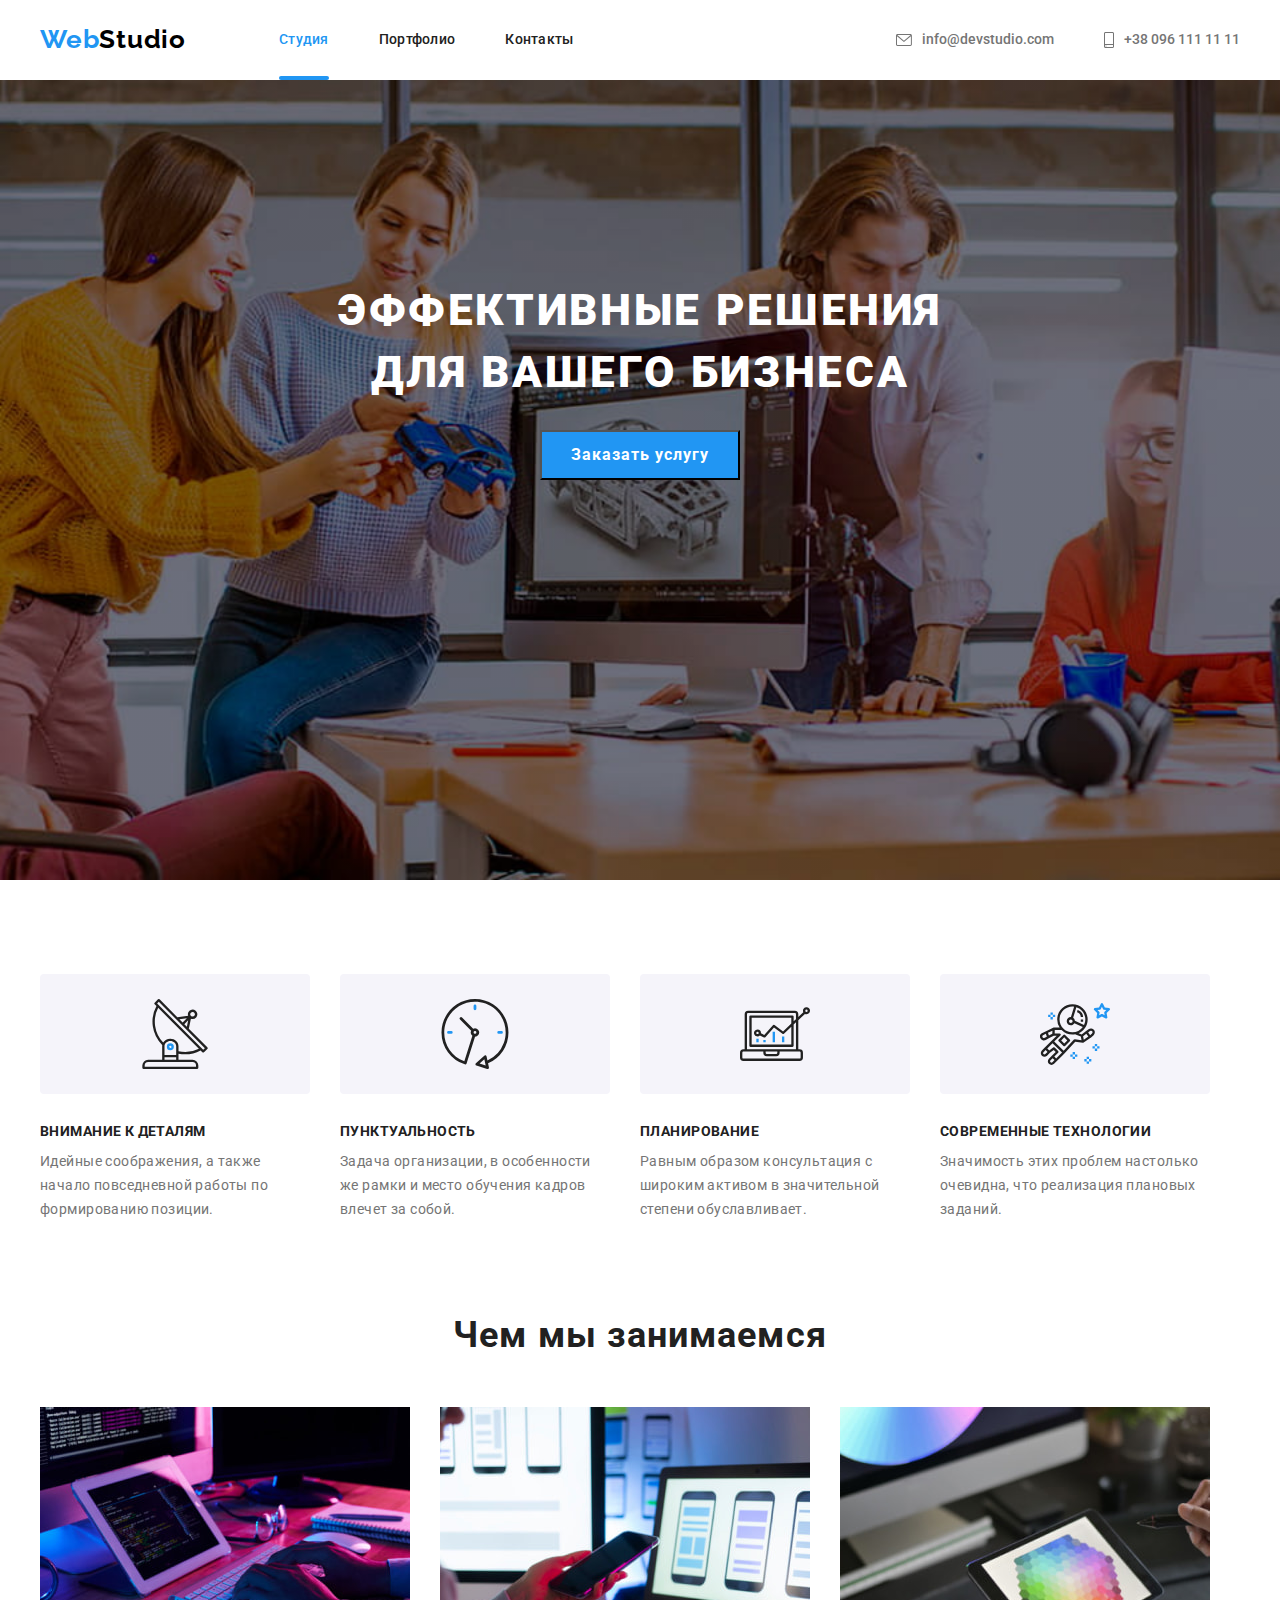
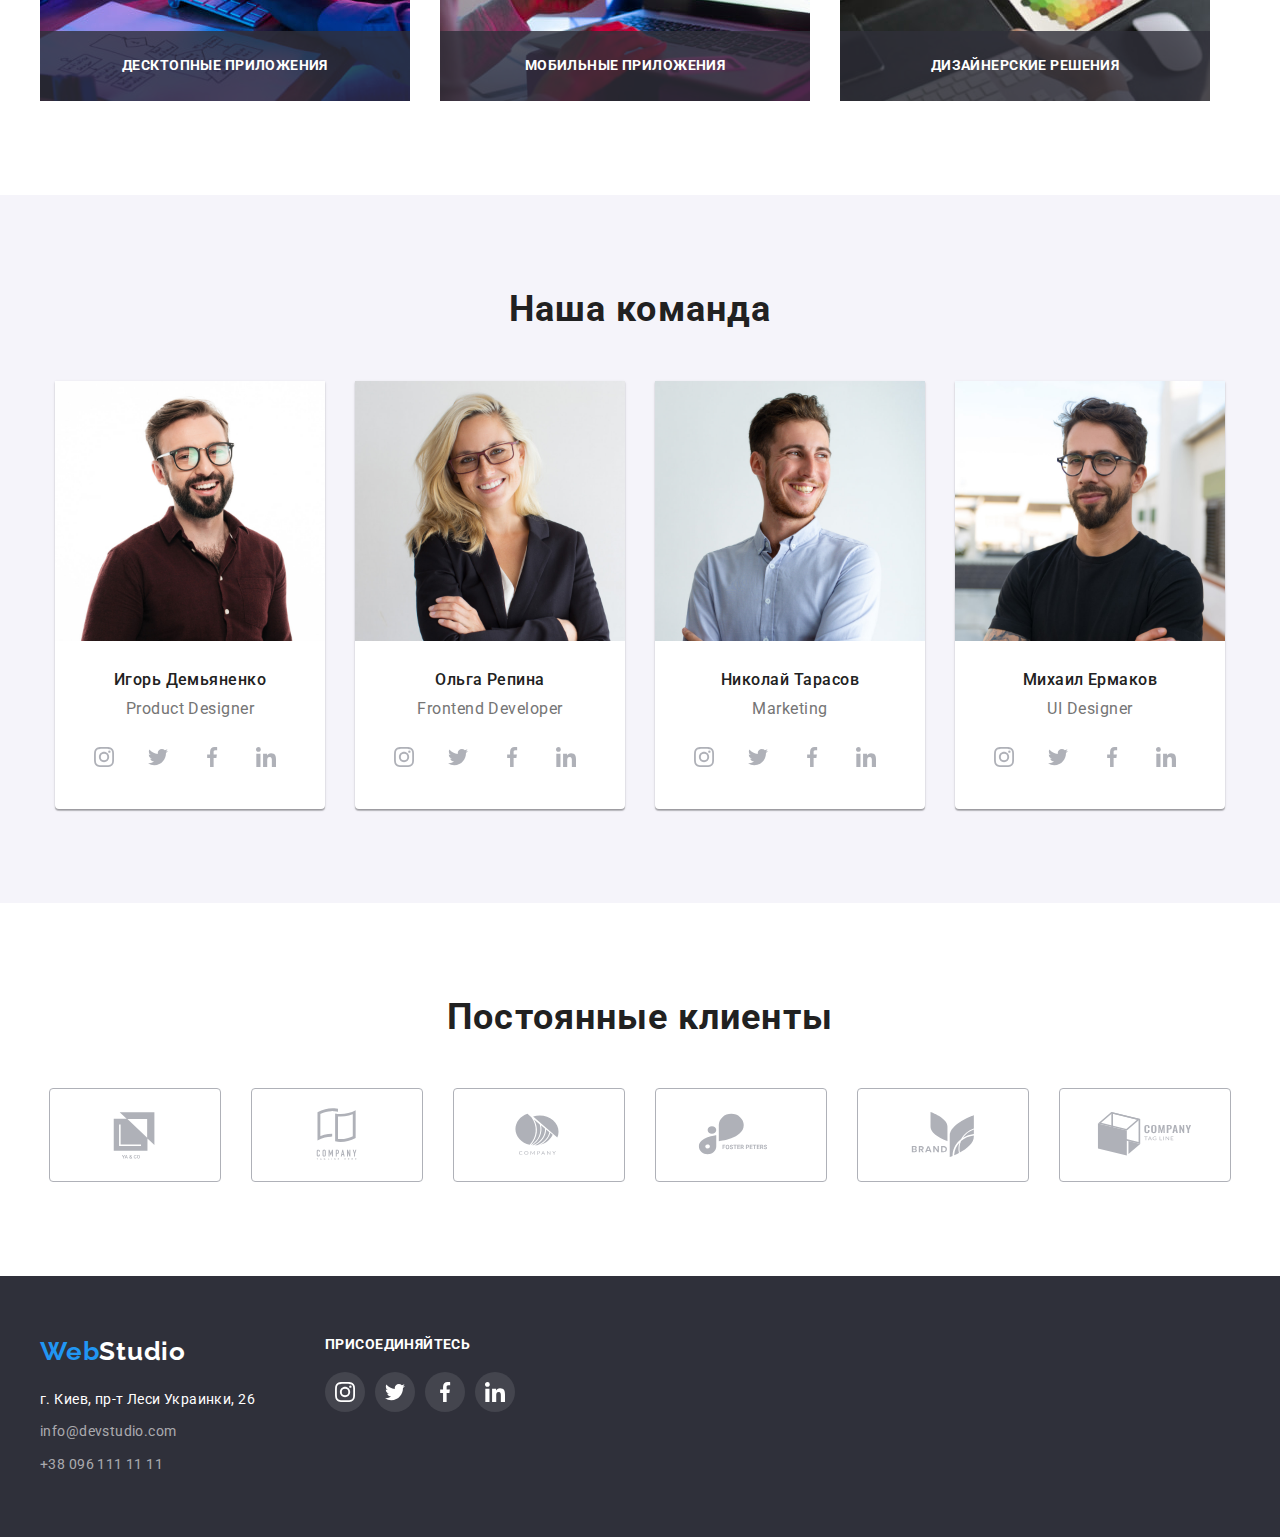
<file: index.html>
<!DOCTYPE html>
<html lang="ru">
<head>
    <meta charset="UTF-8">
    <meta http-equiv="X-UA-Compatible" content="IE=edge">
    <meta name="viewport" content="width=device-width, initial-scale=1.0">
    <title>Студия</title>

    <link rel="stylesheet" href="https://cdnjs.cloudflare.com/ajax/libs/modern-normalize/1.1.0/modern-normalize.min.css" integrity="sha512-wpPYUAdjBVSE4KJnH1VR1HeZfpl1ub8YT/NKx4PuQ5NmX2tKuGu6U/JRp5y+Y8XG2tV+wKQpNHVUX03MfMFn9Q==" crossorigin="anonymous" referrerpolicy="no-referrer" />

    <link rel="preconnect" href="https://fonts.googleapis.com">
    <link rel="preconnect" href="https://fonts.gstatic.com" crossorigin>
    <link href="https://fonts.googleapis.com/css2?family=Raleway:wght@700&family=Roboto:wght@400;500;700;900&display=swap" rel="stylesheet">
    
    <link rel="stylesheet" href="./css/styles.css">
</head>
<body>
    <!-- Шапка сайта -->
    <header class="header">
        <div class="container header-container">
            <a class="logo" href="./index.html">Web<span class="logo-title">Studio</span></a> 
            <nav class="nav-box">
                <ul class="navigation-links">
                    <li class="site-nav">
                        <a class="link-nav current" href="./index.html">Студия</a>
                    </li>

                    <li class="site-nav">
                        <a class="link-nav" href="./portfolio.html">Портфолио</a>
                    </li>

                    <li class="site-nav">
                        <a class="link-nav" href="">Контакты</a>
                    </li>
                </ul>
            </nav>

            <ul class="contact-box">
                <li class="site-contact">
                    <a class="contact-nav" href="mailto:info@devstudio.com">
                        <svg class="contact-icon" width="16" height="12">
                            <use href="./img-studio/sprite-main.svg#mail">
                            </use>
                        </svg>
                        info@devstudio.com
                    </a>
                </li>

                <li class="site-contact">
                    <a class="contact-nav" href="tel:+380961111111">
                        <svg class="contact-icon" width="10" height="16">
                            <use href="./img-studio/sprite-main.svg#phone">
                            </use>
                        </svg>
                        +38 096 111 11 11
                    </a>
                </li>
            </ul>
        </div> 
    </header>

    <main>
    <!-- Секция Герой -->

        <section class="hero overlay">
            <div class="container">     
                <h1 class="hero-title">Эффективные решения для вашего бизнеса</h1>
                <button class="button" type="button" data-modal-open>Заказать услугу</button>
            </div>
        </section>

    <!-- Секция Основные задачи -->

        <section class="main-features section">
        <!--Заголовок для ассистивных технологий-->
        <div class="container">  
            <h2 class="visually-hidden">Особенности</h2>
            <ul class="features">
                <li class="features-item">
                    <div class="icon-features">
                        <svg width="70" height="70">
                            <use href="./img-studio/sprite-features.svg#antenna"> 
                            </use>
                        </svg>
                    </div>
                    <h3 class="features-title">Внимание к деталям</h3>
                    <p class="features-text">
                        Идейные соображения, а также начало
                        повседневной работы по формированию позиции.
                    </p>
                </li>

                <li class="features-item">
                    <div class="icon-features">
                        <svg width="70" height="70">
                            <use href="./img-studio/sprite-features.svg#clock">
                            </use>
                        </svg>
                    </div>
                    <h3 class="features-title">Пунктуальность</h3>
                    <p class="features-text">
                        Задача организации, в особенности же рамки и
                        место обучения кадров влечет за собой.
                    </p>
                </li>

                <li class="features-item">
                    <div class="icon-features">
                        <svg width="70" height="70">
                            <use href="./img-studio/sprite-features.svg#diagram">
                            </use>
                        </svg> 
                    </div>
                    <h3 class="features-title">Планирование</h3>
                    <p class="features-text">
                        Равным образом консультация с широким активом
                        в значительной степени обуславливает.
                    </p>
                </li>

                <li class="features-item">
                    <div class="icon-features">
                        <svg width="70" height="70">
                            <use href="./img-studio/sprite-features.svg#astronaut">    
                            </use>
                        </svg>
                    </div>
                    <h3 class="features-title">Современные технологии</h3>
                    <p class="features-text">
                        Значимость этих проблем настолько очевидна,
                        что реализация плановых заданий.
                    </p>
                </li>
            </ul>
        </div>
        </section>
    <!-- Секция Задачи студии -->
        <section class="main-task">
        <div class="container">
            <h2 class="title">Чем мы занимаемся</h2>
            <ul class="tasks">
                <li class="task-item">
                    <img src="./img-studio/box1.jpeg" alt="Разработка сайтов" width="370">
                    <div class="text-box">
                        <p class="text">Десктопные приложения</p>
                    </div>
                </li>
                <li class="task-item">
                    <img src="./img-studio/box2.jpeg" alt="Техническая поддержка" width="370">
                    <div class="text-box">
                        <p class="text">Мобильные приложения</p>
                    </div>
                </li>
                <li class="task-item">
                    <img src="./img-studio/box3.jpeg" alt="Дизайнерское офорление" width="370">
                    <div class="text-box">
                        <p class="text">Дизайнерские решения</p>
                    </div>
                </li>
            </ul>
        </div>
        </section>
        
    <!-- Секция Наша команда -->
    <section class="team section">
        <div class="container">
        <h2 class="title">Наша команда</h2>
    
            <ul class="list-members">
                <li class="member">
                    <img src="./img-studio/igor-dem.jpeg" alt="Фото Игоря Демьяненко" width="270">
                    <div class="member-discription">
                        <h3 class="team-member">Игорь Демьяненко</h3>
                        <p class="team-stream">Product Designer</p>
                    <ul class="team-socials" >
                        <li class="socials">
                            <a class="socials-link" href="" aria-label="instagram">
                            <svg class="social-icon" width="20" height="20">
                                <use href="./img-studio/sprite-main.svg#instagram"></use>
                            </svg>
                            </a>
                        </li>

                        <li class="socials">
                            <a class="socials-link" href="" aria-label="twitter">
                            <svg class="social-icon" width="20" height="20">
                                <use href="./img-studio/sprite-main.svg#twitter"></use>
                            </svg>
                            </a>
                        </li>

                        <li class="socials">
                            <a class="socials-link" href="" aria-label="facebook">
                            <svg class="social-icon" width="20" height="20">
                                <use href="./img-studio/sprite-main.svg#facebook"></use>
                            </svg>
                            </a>
                        </li>

                        <li class="socials">
                            <a class="socials-link" href="" aria-label="linkedin">
                            <svg class="social-icon" width="20" height="20">
                                <use href="./img-studio/sprite-main.svg#linkedin"></use>
                            </svg>
                            </a>
                        </li>
                    </ul>
                    </div>
                </li>
                
                <li class="member">
                    <img src="./img-studio/olga-repina.jpeg" alt="Фото Ольги Репиной" width="270">
                    <div class="member-discription">
                        <h3 class="team-member">Ольга Репина</h3>
                        <p class="team-stream">Frontend Developer</p>
                        <ul class="team-socials" >
                            <li class="socials">
                                <a class="socials-link" href="" aria-label="instagram">
                                <svg class="social-icon" width="20" height="20">
                                    <use href="./img-studio/sprite-main.svg#instagram"></use>
                                </svg>
                                </a>
                            </li>
    
                            <li class="socials">
                                <a class="socials-link" href="" aria-label="twitter">
                                <svg class="social-icon" width="20" height="20">
                                    <use href="./img-studio/sprite-main.svg#twitter"></use>
                                </svg>
                                </a>
                            </li>
    
                            <li class="socials">
                                <a class="socials-link" href="" aria-label="facebook">
                                <svg class="social-icon" width="20" height="20">
                                    <use href="./img-studio/sprite-main.svg#facebook"></use>
                                </svg>
                                </a>
                            </li>
    
                            <li class="socials">
                                <a class="socials-link" href="" aria-label="linkedin">
                                <svg class="social-icon" width="20" height="20">
                                    <use href="./img-studio/sprite-main.svg#linkedin"></use>
                                </svg>
                                </a>
                            </li>
                        </ul>
                    </div>
                </li>
                
                <li class="member">
                    <img src="./img-studio/nikolay-tarasov.jpeg" alt="Фото Николая Тарасова" width="270">
                    <div class="member-discription">
                        <h3 class="team-member">Николай Тарасов</h3>
                        <p class="team-stream">Marketing</p>
                        <ul class="team-socials" >
                            <li class="socials">
                                <a class="socials-link" href="" aria-label="instagram">
                                <svg class="social-icon" width="20" height="20">
                                    <use href="./img-studio/sprite-main.svg#instagram"></use>
                                </svg>
                                </a>
                            </li>
    
                            <li class="socials">
                                <a class="socials-link" href="" aria-label="twitter">
                                <svg class="social-icon" width="20" height="20">
                                    <use href="./img-studio/sprite-main.svg#twitter"></use>
                                </svg>
                                </a>
                            </li>
    
                            <li class="socials">
                                <a class="socials-link" href="" aria-label="facebook">
                                <svg class="social-icon" width="20" height="20">
                                    <use href="./img-studio/sprite-main.svg#facebook"></use>
                                </svg>
                                </a>
                            </li>
    
                            <li class="socials">
                                <a class="socials-link" href="" aria-label="linkedin">
                                <svg class="social-icon" width="20" height="20">
                                    <use href="./img-studio/sprite-main.svg#linkedin"></use>
                                </svg>
                                </a>
                            </li>
                        </ul>
                    </div>
                </li>
                
                <li class="member">
                    <img src="./img-studio/mikhail-ermakov.jpeg" alt="Фото Михаила Ермакова" width="270">
                    <div class="member-discription">
                        <h3 class="team-member">Михаил Ермаков</h3>
                        <p class="team-stream">UI Designer</p>
                        <ul class="team-socials" >
                            <li class="socials">
                                <a class="socials-link" href="" aria-label="instagram">
                                <svg class="social-icon" width="20" height="20">
                                    <use href="./img-studio/sprite-main.svg#instagram"></use>
                                </svg>
                                </a>
                            </li>
    
                            <li class="socials">
                                <a class="socials-link" href="" aria-label="twitter">
                                <svg class="social-icon" width="20" height="20">
                                    <use href="./img-studio/sprite-main.svg#twitter"></use>
                                </svg>
                                </a>
                            </li>
    
                            <li class="socials">
                                <a class="socials-link" href="" aria-label="facebook">
                                <svg class="social-icon" width="20" height="20">
                                    <use href="./img-studio/sprite-main.svg#facebook"></use>
                                </svg>
                                </a>
                            </li>
    
                            <li class="socials">
                                <a class="socials-link" href="" aria-label="linkedin">
                                <svg class="social-icon" width="20" height="20">
                                    <use href="./img-studio/sprite-main.svg#linkedin"></use>
                                </svg>
                                </a>
                            </li>
                        </ul>
                    </div>
                </li>
            </ul>
        </div>
    </section>

    <!-- Постоянные клиенты -->
    <section class="section">
        <div class="container">
            <h2 class="title">Постоянные клиенты</h2>
            <ul class="cleint-list">
                <li class="client-item">
                    <a class="client-link" href="" aria-label="client-1" >
                        <svg class="cleint-icon" width="106" height="60">
                            <use href="./img-studio/sprite-main.svg#client-1"></use>
                        </svg>
                    </a>
                </li>

                <li class="client-item">
                    <a class="client-link" href="" aria-label="client-2" >
                        <svg class="cleint-icon" width="106" height="60">
                            <use href="./img-studio/sprite-main.svg#client-2"></use>
                        </svg>
                    </a>
                </li>


                <li class="client-item">
                    <a class="client-link" href="" aria-label="client-3" >
                        <svg class="cleint-icon" width="106" height="60">
                            <use href="./img-studio/sprite-main.svg#client-3"></use>
                        </svg>
                    </a>
                </li>

                <li class="client-item">
                    <a class="client-link" href="" aria-label="client-4" >
                        <svg class="cleint-icon" width="106" height="60">
                            <use href="./img-studio/sprite-main.svg#client-4"></use>
                        </svg>
                    </a>
                </li>

                <li class="client-item">
                    <a class="client-link" href="" aria-label="client-5" >
                        <svg class="cleint-icon" width="106" height="60">
                            <use href="./img-studio/sprite-main.svg#client-5"></use>
                        </svg>
                    </a>
                </li>

                <li class="client-item">
                    <a class="client-link" href="" aria-label="client-6" >
                        <svg class="cleint-icon" width="106" height="60">
                            <use href="./img-studio/sprite-main.svg#client-6"></use>
                        </svg>
                    </a>
                </li>
            </ul>

        </div>

    </section>
    </main>

<!-- Футер -->
    <footer class="footer">
        <div class="container flex">
            <div class="logotype">
                <a class="logo-footer" href="./index.html">Web<span class="logo-title-footer">Studio</span></a> 
                <address class="address">
                    <ul>
                        <li class="address-item"><a class="address-text" href="">г. Киев, пр-т Леси Украинки, 26</a></li>
                        <li class="address-item"><a class="address-link" href="mailto:info@devstudio.com">info@devstudio.com</a></li>
                        <li class="address-item"><a class="address-link" href="tel:+380961111111">+38 096 111 11 11</a></li>
                    </ul>
                </address>
            </div>
            <div class="network-address">
                <h2 class="slogan">присоединяйтесь</h2>
                <ul class="network-list">
                    <li class="network">
                        <a class="network-link" href="" aria-label="instagram">
                        <svg class="network-icon" width="20" height="20">
                            <use href="./img-studio/sprite-main.svg#instagram"></use>
                        </svg>
                        </a>
                    </li>

                    <li class="network">
                        <a class="network-link" href="" aria-label="twitter">
                        <svg class="network-icon" width="20" height="20">
                            <use href="./img-studio/sprite-main.svg#twitter"></use>
                        </svg>
                        </a>
                    </li>

                    <li class="network">
                        <a class="network-link" href="" aria-label="facebook">
                        <svg class="network-icon" width="20" height="20">
                            <use href="./img-studio/sprite-main.svg#facebook"></use>
                        </svg>
                        </a>
                    </li>

                    <li class="network">
                        <a class="network-link" href="" aria-label="linkedin">
                        <svg class="network-icon" width="20" height="20">
                            <use href="./img-studio/sprite-main.svg#linkedin"></use>
                        </svg>
                        </a>
                    </li>
                </ul>

            </div>
            
        </div>
    </footer>

<!-- Модальное окно -->

    <div class="backdrop is-hidden" data-modal>
        <div class="modal-wrapper">
            <button class="modal-btn" data-modal-close>
                <svg xmlns="http://www.w3.org/2000/svg" viewBox="0 0 18 18" width="18" height="18">
                    <path
                        d="M15 4.108 13.892 3 9.5 7.392 5.108 3 4 4.108 8.392 8.5 4 12.892 5.108 14 9.5 9.608 13.892 14 15 12.892 10.608 8.5 15 4.108Z"
                        fill="#000" />
                </svg>
            </button>
        </div>
    </div>

<script src="./js/modal.js"></script>
</body>
</html>
</file>
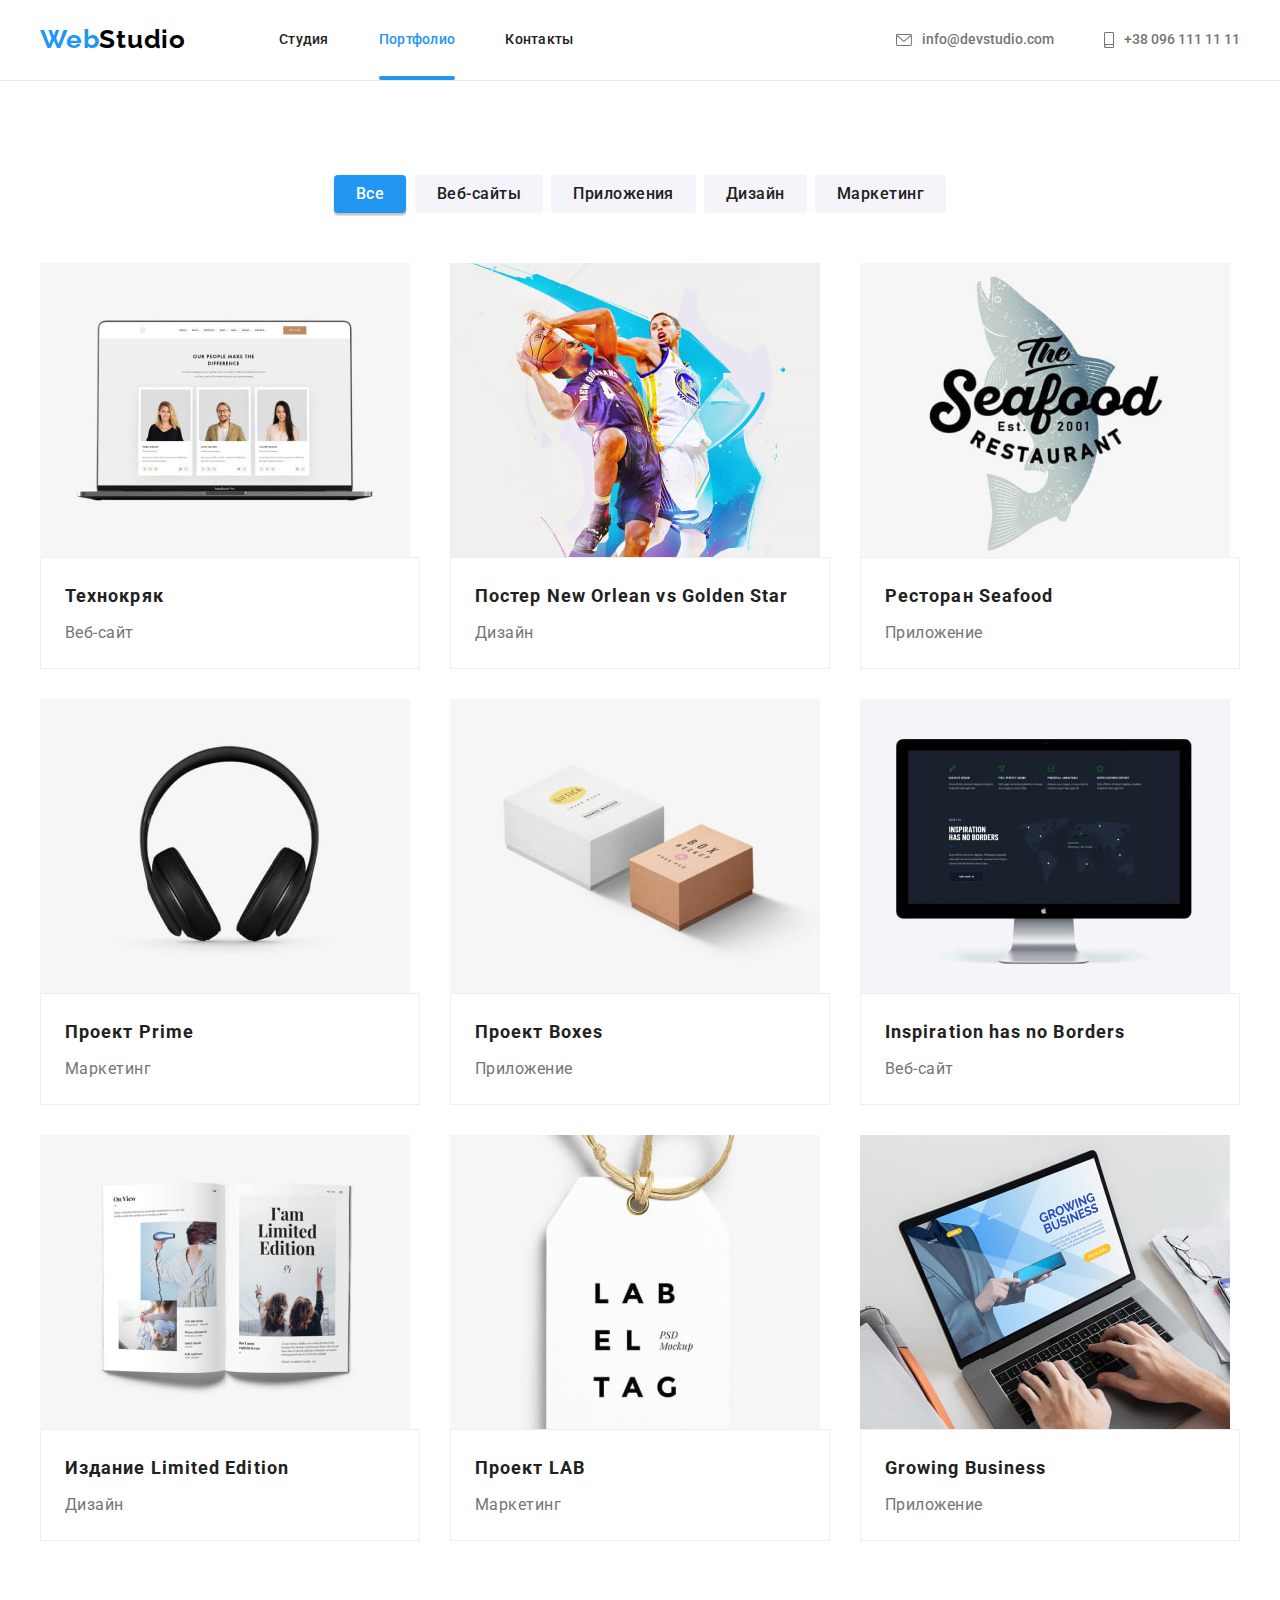
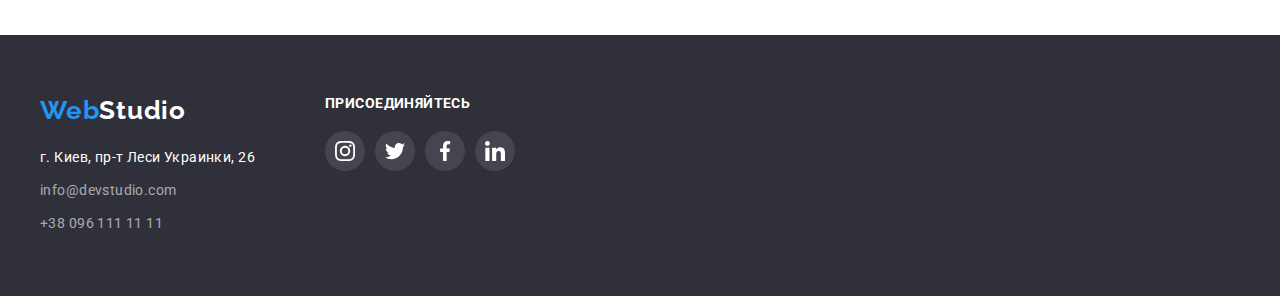
<file: portfolio.html>
<!DOCTYPE html>
<html lang="en">
<head>
    <meta charset="UTF-8">
    <meta http-equiv="X-UA-Compatible" content="IE=edge">
    <meta name="viewport" content="width=, initial-scale=1.0">
    <title>Портфолио</title>

    <link rel="stylesheet" href="https://cdnjs.cloudflare.com/ajax/libs/modern-normalize/1.1.0/modern-normalize.min.css" integrity="sha512-wpPYUAdjBVSE4KJnH1VR1HeZfpl1ub8YT/NKx4PuQ5NmX2tKuGu6U/JRp5y+Y8XG2tV+wKQpNHVUX03MfMFn9Q==" crossorigin="anonymous" referrerpolicy="no-referrer" />

    <link rel="preconnect" href="https://fonts.googleapis.com">
    <link rel="preconnect" href="https://fonts.gstatic.com" crossorigin>
    <link href="https://fonts.googleapis.com/css2?family=Raleway:wght@700&family=Roboto:wght@400;500;700;900&display=swap" rel="stylesheet">

    <link rel="stylesheet" href="./css/styles.css">

</head>
<body>
    <!-- Шапка сайта -->
    <header class="header-portfolio">
        <div class="container header-container">
            <a class="logo" href="./index.html">Web<span class="logo-title">Studio</span></a> 
            <nav class="nav-box">
                <ul class="navigation-links">
                    <li class="site-nav">
                        <a class="link-nav" href="./index.html">Студия</a>
                    </li>

                    <li class="site-nav">
                        <a class="link-nav current" href="./portfolio.html">Портфолио</a>
                    </li>

                    <li class="site-nav">
                        <a class="link-nav" href="">Контакты</a>
                    </li>
                </ul>
            </nav>

            <ul class="contact-box">
                <li class="site-contact">
                    <a class="contact-nav" href="mailto:info@devstudio.com">
                        <svg class="contact-icon" width="16" height="12">
                            <use href="./img-studio/sprite-main.svg#mail">
                            </use>
                        </svg>
                        info@devstudio.com
                    </a>
                </li>

                <li class="site-contact">
                    <a class="contact-nav" href="tel:+380961111111">
                        <svg class="contact-icon" width="10" height="16">
                            <use href="./img-studio/sprite-main.svg#phone">
                            </use>
                        </svg>
                        +38 096 111 11 11
                    </a>
                </li>
            </ul>
        </div> 
    </header>

    <main>
        <section class="section">
            <div class="container portfolio">
                <!-- Заголовок для ассистивных технологий -->
                <h1 class="visually-hidden">Портфолио</h1>
                 <!-- Фильтры -->
                <!-- Заголовок для ассистивных технологий -->
                <h2 class="visually-hidden">Фильтры страницы портфолио</h2>
                    <ul class="list-filter">
                        <li class="item-filter">
                            <button class="button-filter current-btn" type="button">Все</button>
                        </li>
                        <li class="item-filter">
                            <button class="button-filter" type="button">Веб-сайты</button>
                        </li>
                        <li class="item-filter">
                            <button class="button-filter" type="button">Приложения</button>
                        </li>
                        <li class="item-filter">
                            <button class="button-filter" type="button">Дизайн</button>
                        </li>
                        <li class="item-filter">
                            <button class="button-filter" type="button">Маркетинг</button>
                        </li>
                    </ul>              
                <!-- Заголовок для ассистивных технологий  -->
                <h2 class="visually-hidden">Галерея проектов</h2>
                <ul class="cards-list">

                    <li class="item-card">
                        <a class="link-card" href="">
                            <div class="card">
                                <img src="./img-portfolio/img-1.jpeg" alt="Веб-сайт" width="370">
                                <p class="text-transform">Ресурс предлагает комплексные предложения с разным уровнем функционала и сервисов. Все это позволит посетителю получить исчерпывающие сведения о компании или частном лице.</p>
                            </div>

                            <div class="cards-discription">
                                <h3 class="cards-title">Технокряк</h3>
                                <p class="text-card">Веб-сайт</p>
                            </div>
                        </a>
                    </li>
    
                    <li class="item-card">
                        <a class="link-card" href="">
                            <div class="card">
                                <img src="./img-portfolio/img-2.jpeg" alt="Дизайн" width="370">
                                <p class="text-transform">Ресурс предлагает комплексные предложения с разным уровнем функционала и сервисов. Все это
                                    позволит посетителю получить исчерпывающие сведения о компании или частном лице.</p>
                            </div>
                                <div class="cards-discription">
                                    <h3 class="cards-title">Постер New Orlean vs Golden Star</h3>
                                    <p class="text-card">Дизайн</p>
                                </div>
                        </a>
                    </li>
    
                    <li class="item-card">
                        <a class="link-card" href="">
                            <div class="card">
                                <img src="./img-portfolio/img-3.jpeg" alt="Приложение" width="370">
                                <p class="text-transform">Ресурс предлагает комплексные предложения с разным уровнем функционала и сервисов. Все это
                                    позволит посетителю получить исчерпывающие сведения о компании или частном лице.</p>
                            </div>
                                <div class="cards-discription">
                                    <h3 class="cards-title">Ресторан Seafood</h3>
                                    <p class="text-card">Приложение</p>
                                </div> 
                        </a>
                    </li>
    
                    <li class="item-card">
                        <a class="link-card" href="">
                            <div class="card">
                                <img src="./img-portfolio/img-4.jpeg" alt="Маркетинг" width="370">
                                <p class="text-transform">Ресурс предлагает комплексные предложения с разным уровнем функционала и сервисов. Все это позволит посетителю получить исчерпывающие сведения о компании или частном лице.</p>
                            </div>
                                <div class="cards-discription">
                                    <h3 class="cards-title">Проект Prime</h3>
                                    <p class="text-card">Маркетинг</p>
                                </div>
                        </a>
                    </li>
    
                    <li class="item-card">
                        <a class="link-card" href="">
                            <div class="card">
                                    <img src="./img-portfolio/img-5.jpeg" alt="Приложение" width="370">
                                    <p class="text-transform">Ресурс предлагает комплексные предложения с разным уровнем функционала и сервисов. Все это позволит посетителю получить исчерпывающие сведения о компании или частном лице.</p>
                            </div>
                                <div class="cards-discription">
                                    <h3 class="cards-title">Проект Boxes</h3>
                                    <p class="text-card">Приложение</p>
                                </div>
                        </a>
                    </li>
    
                    <li class="item-card">
                        <a class="link-card" href="">
                            <div class="card">
                                <img src="./img-portfolio/img-6.jpeg" alt="Веб-сайт" width="370">
                                <p class="text-transform">Ресурс предлагает комплексные предложения с разным уровнем функционала и сервисов. Все это позволит посетителю получить исчерпывающие сведения о компании или частном лице.</p>
                            </div>
                                <div class="cards-discription">
                                    <h3 class="cards-title">Inspiration has no Borders</h3>
                                    <p class="text-card">Веб-сайт</p>
                                </div>
                        </a>
                    </li>
    
                    <li class="item-card">
                        <a class="link-card" href="">
                            <div class="card">
                                <img src="./img-portfolio/img-7.jpeg" alt="Дизайн" width="370">
                                <p class="text-transform">Ресурс предлагает комплексные предложения с разным уровнем функционала и сервисов. Все это позволит посетителю получить исчерпывающие сведения о компании или частном лице.</p>
                            </div>
                                <div class="cards-discription">
                                    <h3 class="cards-title">Издание Limited Edition</h3>
                                    <p class="text-card">Дизайн</p>
                                </div>
                        </a>
                    </li>
    
                    <li class="item-card">
                        <a class="link-card" href="">
                            <div class="card">
                                <img src="./img-portfolio/img-8.jpeg" alt="Маркетинг" width="370">
                                <p class="text-transform">Ресурс предлагает комплексные предложения с разным уровнем функционала и сервисов. Все это позволит посетителю получить исчерпывающие сведения о компании или частном лице.</p>
                            </div>
                                <div class="cards-discription">
                                    <h3 class="cards-title">Проект LAB</h3>
                                    <p class="text-card">Маркетинг</p>
                                </div>
                        </a>
                    </li>
    
                    <li class="item-card">
                        <a class="link-card" href="">
                            <div class="card">
                                <img src="./img-portfolio/img-9.jpeg" alt="Приложение" width="370">
                                <p class="text-transform">Ресурс предлагает комплексные предложения с разным уровнем функционала и сервисов. Все это позволит посетителю получить исчерпывающие сведения о компании или частном лице.</p>
                            </div>
                                <div class="cards-discription">
                                    <h3 class="cards-title">Growing Business</h3>
                                    <p class="text-card">Приложение</p>
                                </div>
                        </a>
                    </li>
                </ul>
            </div>
        </div>
        </section>
    </main>

    <!-- Футер -->
    <footer class="footer">
        <div class="container flex">
            <div class="logotype">
                <a class="logo-footer" href="./index.html">Web<span class="logo-title-footer">Studio</span></a> 
                <address class="address">
                    <ul>
                        <li class="address-item"><a class="address-text" href="">г. Киев, пр-т Леси Украинки, 26</a></li>
                        <li class="address-item"><a class="address-link" href="mailto:info@devstudio.com">info@devstudio.com</a></li>
                        <li class="address-item"><a class="address-link" href="tel:+380961111111">+38 096 111 11 11</a></li>
                    </ul>
                </address>
            </div>
            <div class="network-address">
                <h2 class="slogan">присоединяйтесь</h2>
                <ul class="network-list">
                    <li class="network">
                        <a class="network-link" href="" aria-label="instagram">
                        <svg class="network-icon" width="20" height="20">
                            <use href="./img-studio/sprite-main.svg#instagram"></use>
                        </svg>
                        </a>
                    </li>

                    <li class="network">
                        <a class="network-link" href="" aria-label="twitter">
                        <svg class="network-icon" width="20" height="20">
                            <use href="./img-studio/sprite-main.svg#twitter"></use>
                        </svg>
                        </a>
                    </li>

                    <li class="network">
                        <a class="network-link" href="" aria-label="facebook">
                        <svg class="network-icon" width="20" height="20">
                            <use href="./img-studio/sprite-main.svg#facebook"></use>
                        </svg>
                        </a>
                    </li>

                    <li class="network">
                        <a class="network-link" href="" aria-label="linkedin">
                        <svg class="network-icon" width="20" height="20">
                            <use href="./img-studio/sprite-main.svg#linkedin"></use>
                        </svg>
                        </a>
                    </li>
                </ul>

            </div>
            
        </div>
    </footer>
</body>
</html>
</file>
<file: css/styles.css>
:root {
  --primary-text-color: #757575;
  --title-text-color: #212121;
  --accent-color: #2196f3;
  --background-clr-btn: #f5f4fa;
  --card-set-gap: 30px;
  --bg-color-hero: #e5e5e5;
  --color-icon: #afb1b8;
  --color-icon-bg: #44454e;
  --transition-timing-function: cubic-bezier(0.4, 0, 0.2, 1);
  --transition-duration: 250ms;
}

body {
  font-family: 'Roboto', sans-serif;
  background-color: #ffffff;
  color: var(--primary-text-color);

  margin: 0;
}

li {
  list-style: none;
  margin: 0;
  padding: 0;
}
ul {
  list-style: none;
  margin: 0;
  padding: 0;
}
a {
  display: block;
  text-decoration: none;
  margin: 0;
}
h1,
h2,
h3,
p {
  margin: 0;
}
img {
  display: block;
  max-width: 100%;
  height: auto;
}
/* Шапка сайта */

.container {
  width: 1200px;
  padding-left: 15px;
  padding-right: 15px;
  margin-left: auto;
  margin-right: auto;
}
.section {
  padding-top: 94px;
  padding-bottom: 94px;
}
.header-container {
  display: flex;
  align-items: center;
}
.logo {
  font-family: 'Raleway';
  font-weight: 700;
  font-size: 26px;
  line-height: 1.2;
  letter-spacing: 0.03em;

  margin-right: 93px;

  color: var(--accent-color);
}
.logo-title {
  font-family: 'Raleway';
  font-size: 26px;
  line-height: 1.2;
  letter-spacing: 0.03em;

  color: #000000;
}
.navigation-links {
  display: flex;
  align-items: center;
}
.site-nav {
  margin-right: 50px;
}
.site-nav:last-child {
  margin-right: 0;
}
.site-contact {
  display: flex;
}
.link-nav {
  position: relative;
  display: block;
  padding-top: 32px;
  padding-bottom: 32px;

  font-weight: 500;
  font-size: 14px;
  line-height: 1.14;
  letter-spacing: 0.02em;

  transition: var(--transition-duration) var(--transition-timing-function);

  color: var(--title-text-color);
}
.link-nav.current {
  color: var(--accent-color);
}
.link-nav:hover,
.link-nav:focus,
.link-nav.current:focus,
.link-nav.current:active {
  color: var(--accent-color);
}

.link-nav.current::after {
  position: absolute;
  display: block;
  content: '';
  width: 100%;
  height: 4px;
  left: 0;
  bottom: 0;

  background: var(--accent-color);
  border-radius: 2px;
}

.contact-box {
  display: flex;
  align-items: center;
  margin-left: auto;
}
.site-contact {
  margin-right: 50px;
}
.site-contact:last-child {
  margin-right: 0;
}
.contact-nav {
  display: flex;
  align-items: center;
  justify-content: center;
  padding-top: 32px;
  padding-bottom: 32px;

  font-weight: 500;
  font-size: 14px;
  line-height: 1.14;

  transition: var(--transition-duration) var(--transition-timing-function);

  color: var(--primary-text-color);
}
.contact-nav:hover,
.contact-nav:focus {
  color: var(--accent-color);
}
.contact-icon {
  display: inline-block;
  align-items: center;
  justify-content: center;
  margin-right: 10px;
  fill: var(--primary-text-color);
}
.contact-nav:hover .contact-icon,
.contact-nav:focus .contact-icon {
  fill: var(--accent-color);
}

/* Хедер портфолио*/
.header-portfolio {
  border-bottom: 1px solid #ececec;
}

/* Секция Герой */
.hero {
  height: 600px;
  text-align: center;
  padding-top: 200px;
  margin-left: auto;
  margin-right: auto;
}
.overlay {
  max-width: 1600px;
  background-image: linear-gradient(0deg, rgba(0, 0, 0, 0.2), rgba(0, 0, 0, 0.2)),
    url(../img-studio/header.jpeg);
  background-repeat: no-repeat;
  background-position: center;
  background-size: cover;
  background-color: rgba(47, 48, 58, 0.4);
}
.hero-title {
  align-items: center;
  width: 696px;
  height: 120px;
  margin-left: auto;
  margin-right: auto;

  font-weight: 900;
  font-size: 44px;
  line-height: 1.4;
  text-align: center;
  letter-spacing: 0.06em;
  text-transform: uppercase;

  color: #ffffff;
}

.button {
  margin-top: 30px;
  align-items: center;
  text-align: center;
  width: 200px;
  height: 50px;

  font-family: inherit;
  font-weight: 700;
  font-size: 16px;
  line-height: 1.8;

  letter-spacing: 0.06em;
  cursor: pointer;

  background-color: var(--accent-color);
  color: #ffffff;

  animation: animate-btn 3000ms infinite 1000ms;
}
.button:hover,
.button:focus {
  background-color: #188ce8;
}
@keyframes animate-btn {
  0% {
    transform: scale(1);
  }

  50% {
    transform: scale(1.25);
  }

  100% {
    transform: scale(1);
  }
}
.backdrop {
  position: fixed;
  top: 0;
  left: 0;
  width: 100%;
  height: 100%;
  z-index: 2;

  background-color: rgba(0, 0, 0, 0.1);

  transition: opacity 1000ms, visibility 600ms;
}
.backdrop.is-hidden {
  opacity: 0;
  visibility: hidden;
  pointer-events: none;
}

/* Основные задачи Веб-Студии */
.visually-hidden {
  position: absolute;
  white-space: nowrap;
  width: 1px;
  height: 1px;
  overflow: hidden;
  border: 0;
  padding: 0;
  clip: rect(0 0 0 0);
  clip-path: inset(50%);
  margin: -1px;
}
.main-features {
  display: block;
}
.features {
  display: flex;
}
.icon-features {
  display: flex;
  align-items: center;
  justify-content: center;
  border-radius: 4px;
  width: 270px;
  height: 120px;
  margin-bottom: 30px;

  background: #f5f4fa;
}
.features-item {
  width: 270px;
}
.features .features-item + .features-item {
  margin-left: var(--card-set-gap);
}
.features-title {
  margin-bottom: 10px;

  font-weight: 700;
  font-size: 14px;
  line-height: 1.14;
  letter-spacing: 0.03em;
  text-transform: uppercase;

  color: var(--title-text-color);
}

.features-text {
  font-size: 14px;
  line-height: 1.7;
  letter-spacing: 0.03em;

  color: var(--primary-text-color);
}

/* Задачи Веб-Студии */
.main-task {
  padding-bottom: 94px;
}
.title {
  margin-bottom: 50px;

  font-weight: 700;
  font-size: 36px;
  line-height: 1.16;
  text-align: center;
  letter-spacing: 0.03em;

  color: var(--title-text-color);
}

.tasks {
  display: flex;
}
.tasks .task-item + .task-item {
  margin-left: var(--card-set-gap);
}
.task-item {
  position: relative;
}
.text-box {
  position: absolute;
  content: '';
  display: flex;
  justify-content: center;
  align-items: center;
  width: 100%;
  height: 70px;
  left: 0;
  bottom: 0;

  background-color: rgb(47, 48, 58, 0.8);
}
.text {
  font-weight: 700;
  font-size: 14px;
  line-height: 1.14;
  text-align: center;
  letter-spacing: 0.03em;
  text-transform: uppercase;

  color: #ffffff;
}
/* Наша команда */
.team {
  background: #f5f4fa;
}
.team-title {
  margin-bottom: 50px;
  text-align: center;

  font-weight: 700;
  font-size: 36px;
  line-height: 1.16;

  letter-spacing: 0.03em;

  color: var(--title-text-color);
}
.list-members {
  display: flex;
  flex-wrap: wrap;
  text-align: center;
  justify-content: center;
}

.list-members .member + .member {
  margin-left: var(--card-set-gap);
}
.member {
  box-shadow: 0px 1px 3px rgba(0, 0, 0, 0.12), 0px 1px 1px rgba(0, 0, 0, 0.14),
    0px 2px 1px rgba(0, 0, 0, 0.2);
  border-radius: 0px 0px 4px 4px;
  background-color: #ffffff;
}
.member-discription {
  padding-top: 30px;
  padding-bottom: 30px;
}

.team-member {
  text-align: center;
  margin-bottom: 10px;

  font-weight: 500;
  font-size: 16px;
  line-height: 1.18;
  letter-spacing: 0.03em;

  color: var(--title-text-color);
}

.team-stream {
  text-align: center;

  font-weight: 400;
  font-size: 16px;
  line-height: 1.18;
  letter-spacing: 0.03em;

  margin-bottom: 16px;

  color: var(--primary-text-color);
}
.team-socials {
  display: flex;
  align-items: center;
  justify-content: center;
}
.socials:not(last-child) {
  margin-right: 10px;
}
.socials-link {
  display: flex;
  justify-content: center;
  align-items: center;

  width: 44px;
  height: 44px;
  cursor: pointer;
  border-radius: 50%;

  transition: var(--transition-duration) var(--transition-timing-function);

  background-color: #ffffff;
  color: var(--color-icon);
}
.socials-link:hover,
.socials-link:focus {
  color: #ffffff;
  background-color: var(--accent-color);
}
.social-icon {
  fill: currentColor;
}
/* Постоянные клиенты */
.cleint-list {
  display: flex;
  flex-wrap: wrap;
  align-items: center;
  justify-content: center;
}
.cleint-list .client-item + .client-item {
  margin-left: var(--card-set-gap);
}
.client-link {
  display: flex;
  justify-content: center;
  align-items: center;

  width: 170px;
  height: 92px;

  cursor: pointer;
  border: 1px solid #afb1b8;
  border-radius: 4px;

  transition: var(--transition-duration) var(--transition-timing-function);

  color: var(--color-icon);
}
.client-link:hover,
.client-link:focus {
  color: var(--accent-color);
  border: 1px solid var(--accent-color);
}
.cleint-icon {
  fill: currentColor;
}

/* Футер */
.footer {
  background: #2f303a;
  padding-top: 60px;
  padding-bottom: 60px;
}
.flex {
  display: flex;
}
.logotype {
  display: block;
}
.logo-footer {
  display: block;

  font-family: 'Raleway';
  font-weight: 700;
  font-size: 26px;
  line-height: 1.2;
  letter-spacing: 0.03em;

  color: var(--accent-color);
}
.address {
  display: block;
  margin-top: 20px;
}
.logo-title-footer {
  font-family: 'Raleway';
  font-size: 26px;
  line-height: 1.2;
  letter-spacing: 0.03em;

  color: #ffffff;
}
.address .address-item + .address-item {
  padding-top: 9px;
}
.address-text {
  display: block;
  font-family: 'Roboto';
  font-style: normal;
  font-size: 14px;
  line-height: 1.71;
  letter-spacing: 0.03em;

  color: #ffffff;
}
.address-link {
  font-family: 'Roboto';
  font-style: normal;
  font-size: 14px;
  line-height: 1.71;
  letter-spacing: 0.03em;

  color: rgba(255, 255, 255, 0.6);
}
.network-address {
  margin-left: 70px;
}
.slogan {
  margin-bottom: 20px;

  font-weight: 700;
  font-size: 14px;
  line-height: 16px;
  letter-spacing: 0.03em;
  text-transform: uppercase;

  color: #ffffff;
}
.network-list {
  display: flex;
}
.network-link {
  display: flex;
  justify-content: center;
  align-items: center;
  width: 40px;
  height: 40px;
  border-radius: 50%;

  transition: var(--transition-duration) var(--transition-timing-function);

  background-color: var(--color-icon-bg);
}
.network-icon {
  fill: #ffffff;
}
.network-link:hover,
.network-link:focus {
  color: #ffffff;
  background-color: var(--accent-color);
}
.network:not(last-child) {
  margin-right: 10px;
}

/* Модальное окно */

.modal-wrapper {
  position: absolute;
  top: 50%;
  left: 50%;
  transform: translate(-50%, -50%);

  width: 528px;
  height: 581px;
  border-radius: 3px;

  background-color: #ffffff;

  animation-name: changeBgColor;
  animation-duration: 4000ms;
  animation-timing-function: linear;
  animation-iteration-count: infinite;
  animation-direction: alternate;
  animation-delay: 250ms;
}
@keyframes changeBgColor {
  0% {
    background-color: rgb(255, 255, 255);
  }

  50% {
    background-color: rgb(159, 198, 243);
  }

  100% {
    background-color: rgb(170, 241, 238);
  }
}
.modal-btn {
  position: absolute;
  top: 8px;
  right: 8px;
  width: 30px;
  height: 30px;

  display: flex;
  justify-content: center;
  align-items: center;
  padding: 0;
  z-index: 3;

  cursor: pointer;
  border: 1px solid rgba(0, 0, 0, 0.1);
  border-radius: 50%;
  background-color: transparent;
}

/* Кнопки фильтра портфолио */

.button-filter {
  font-family: inherit;
  font-weight: 500;
  font-size: 16px;
  line-height: 1.62;
  text-align: center;
  letter-spacing: 0.03em;

  background-color: #f5f4fa;
  border-radius: 4px;
  border: none;
  padding: 6px 22px;
  cursor: pointer;

  transition: var(--transition-duration) var(--transition-timing-function);

  color: var(--title-text-color);
  background-color: var(--background-clr-btn);
}
.current-btn,
.button-filter:hover,
.button-filter:focus {
  color: #ffffff;
  background-color: var(--accent-color);
  box-shadow: 0px 3px 1px rgba(0, 0, 0, 0.1), 0px 1px 2px rgba(0, 0, 0, 0.08),
    0px 2px 2px rgba(0, 0, 0, 0.12);
}
.button-filter .current:focus,
.button-filter .current:active {
  background-color: var(--accent-color);
}

.list-filter {
  display: flex;
  justify-content: center;
  height: 54px;
  align-items: flex-start;
  margin-bottom: 34px;
}
.item-filter {
  height: 38px;
  min-width: 73px;
}
.list-filter .item-filter + .item-filter {
  margin-left: 8px;
}

/* Галерея проектов */
.cards-list {
  display: flex;
  flex-wrap: wrap;

  margin-left: calc(-1 * var(--card-set-gap));
  margin-top: calc(-1 * var(--card-set-gap));
}
.cards-list > .item-card {
  flex-basis: calc(100% / 3 - var(--card-set-gap));
  margin-left: var(--card-set-gap);
  margin-top: var(--card-set-gap);

  background: #ffffff;
}
.card {
  position: relative;
  overflow: hidden;
}

.text-transform {
  position: absolute;
  width: 100%;
  height: 100%;
  padding: 63px 24px;

  opacity: 0;

  background: rgba(33, 150, 243, 0.9);

  transform: translateY(0);
  transition: transform var(--transition-duration) var(--transition-timing-function);

  font-size: 18px;
  line-height: 1.55;
  letter-spacing: 0.03em;

  color: #ffffff;
}
.link-card:hover .text-transform,
.link-card:focus .text-transform {
  transform: translateY(-100%);
  opacity: 1;
}
.link-card {
  transition: var(--transition-duration) var(--transition-timing-function);
}

.link-card:hover,
.link-card:focus {
  box-shadow: 0px 1px 1px rgba(0, 0, 0, 0.12), 0px 4px 4px rgba(0, 0, 0, 0.06),
    1px 4px 6px rgba(0, 0, 0, 0.16);
}

.cards-discription {
  display: block;
  padding: 20px 24px;
  text-align: start;
  border: 1px solid #eeeeee;
}
.cards-title {
  font-weight: 700;
  font-size: 18px;
  line-height: 2;
  letter-spacing: 0.06em;

  color: var(--title-text-color);
}
.text-card {
  margin-top: 4px;

  font-size: 16px;
  line-height: 1.88;
  letter-spacing: 0.03em;

  color: var(--primary-text-color);
}
</file>
